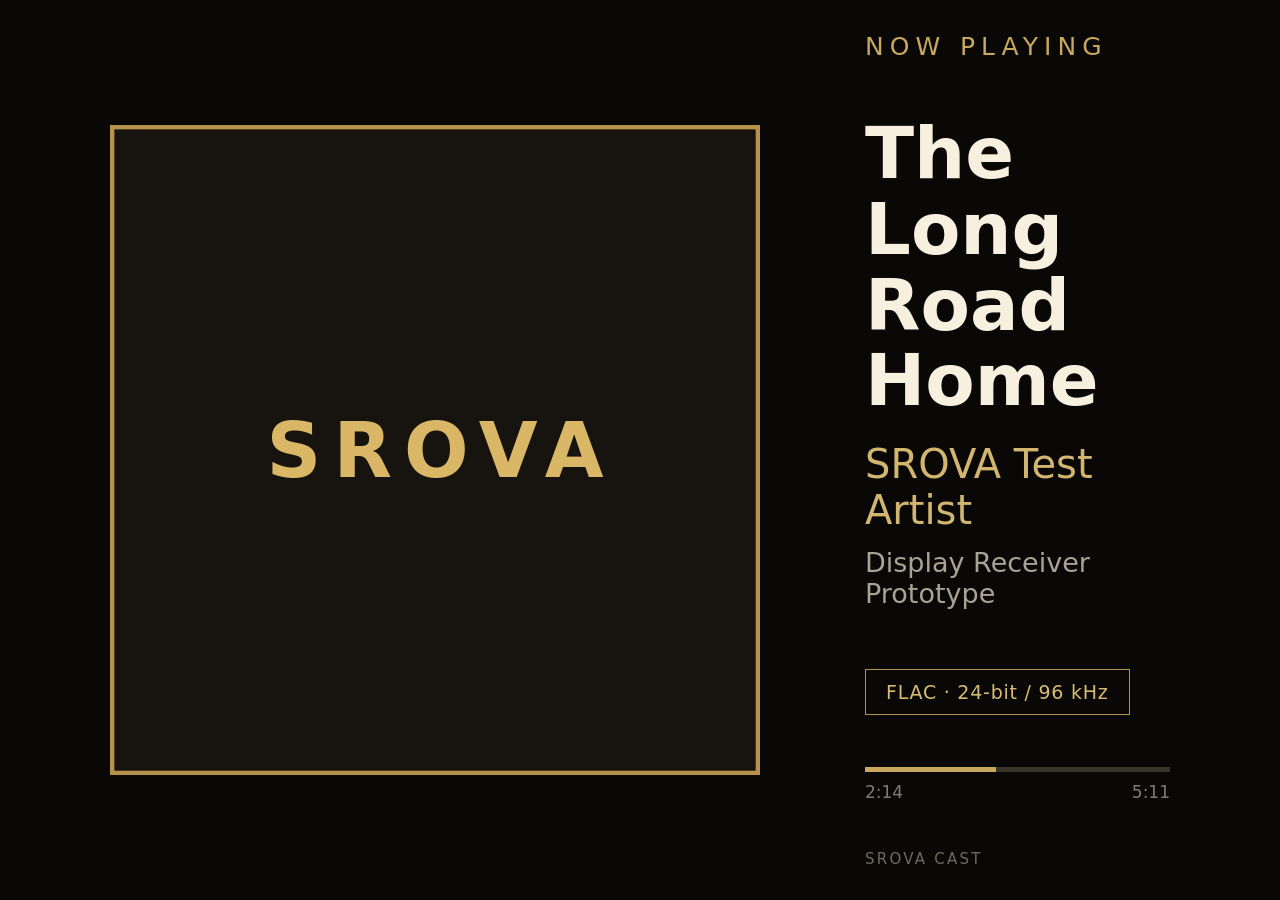
<file: src/ui_web/srovacast/full-mockup.html>
<!doctype html>
<html lang="en">
<head>
<meta charset="utf-8">
<meta name="viewport" content="width=device-width,initial-scale=1">
<title>SROVA Cast</title>

<style>
* {
  box-sizing: border-box;
  cursor: none !important;
}

html, body {
  width: 100%;
  height: 100%;
  margin: 0;
  overflow: hidden;
  background: #090807;
  color: #f2ead7;
  font-family: "DejaVu Sans", Arial, sans-serif;
}

.screen {
  width: 100vw;
  height: 100vh;
  display: flex;
  align-items: center;
  padding: 85px 110px;
  gap: 105px;
}

/* Album artwork — raster image only */
.artwork {
  position: relative;
  width: 650px;
  height: 650px;
  flex: 0 0 650px;
}

.artwork img {
  display: block;
  width: 650px;
  height: 650px;
  object-fit: cover;
}

.artwork-label {
  position: absolute;
  left: 0;
  top: 0;
  width: 650px;
  height: 650px;
  display: flex;
  align-items: center;
  justify-content: center;

  color: #d9b766;
  font-size: 76px;
  font-weight: 600;
  letter-spacing: .16em;
  padding-left: .16em;
}

/* Track information */
.details {
  flex: 1;
  min-width: 0;
}

.heading {
  color: #c8a85d;
  font-size: 25px;
  letter-spacing: .24em;
  margin-bottom: 55px;
}

.title {
  color: #f7f0df;
  font-size: 72px;
  line-height: 1.05;
  font-weight: 600;
  margin-bottom: 22px;
}

.artist {
  color: #d2b56e;
  font-size: 40px;
  margin-bottom: 14px;
}

.album {
  color: #aaa394;
  font-size: 27px;
  margin-bottom: 60px;
}

.quality {
  display: inline-block;
  border: 1px solid #b6924b;
  color: #d8bb72;
  padding: 11px 20px;
  font-size: 19px;
  letter-spacing: .04em;
  margin-bottom: 52px;
}

.progress {
  width: 100%;
  height: 5px;
  background: #39342b;
}

.progress-fill {
  width: 43%;
  height: 5px;
  background: #c8a85d;
}

.times {
  display: flex;
  justify-content: space-between;
  margin-top: 10px;
  color: #817b70;
  font-size: 17px;
}

.footer {
  margin-top: 48px;
  color: #706a5f;
  font-size: 15px;
  letter-spacing: .15em;
}
</style>
</head>

<body>
  <main class="screen">

    <section class="artwork">
      <img src="art-test.png" alt="Album artwork">
      <div class="artwork-label">SROVA</div>
    </section>

    <section class="details">
      <div class="heading">NOW PLAYING</div>

      <div class="title">The Long Road Home</div>
      <div class="artist">SROVA Test Artist</div>
      <div class="album">Display Receiver Prototype</div>

      <div class="quality">FLAC · 24-bit / 96 kHz</div>

      <div class="progress">
        <div class="progress-fill"></div>
      </div>

      <div class="times">
        <span>2:14</span>
        <span>5:11</span>
      </div>

      <div class="footer">SROVA CAST</div>
    </section>

  </main>
</body>
</html>
</file>
